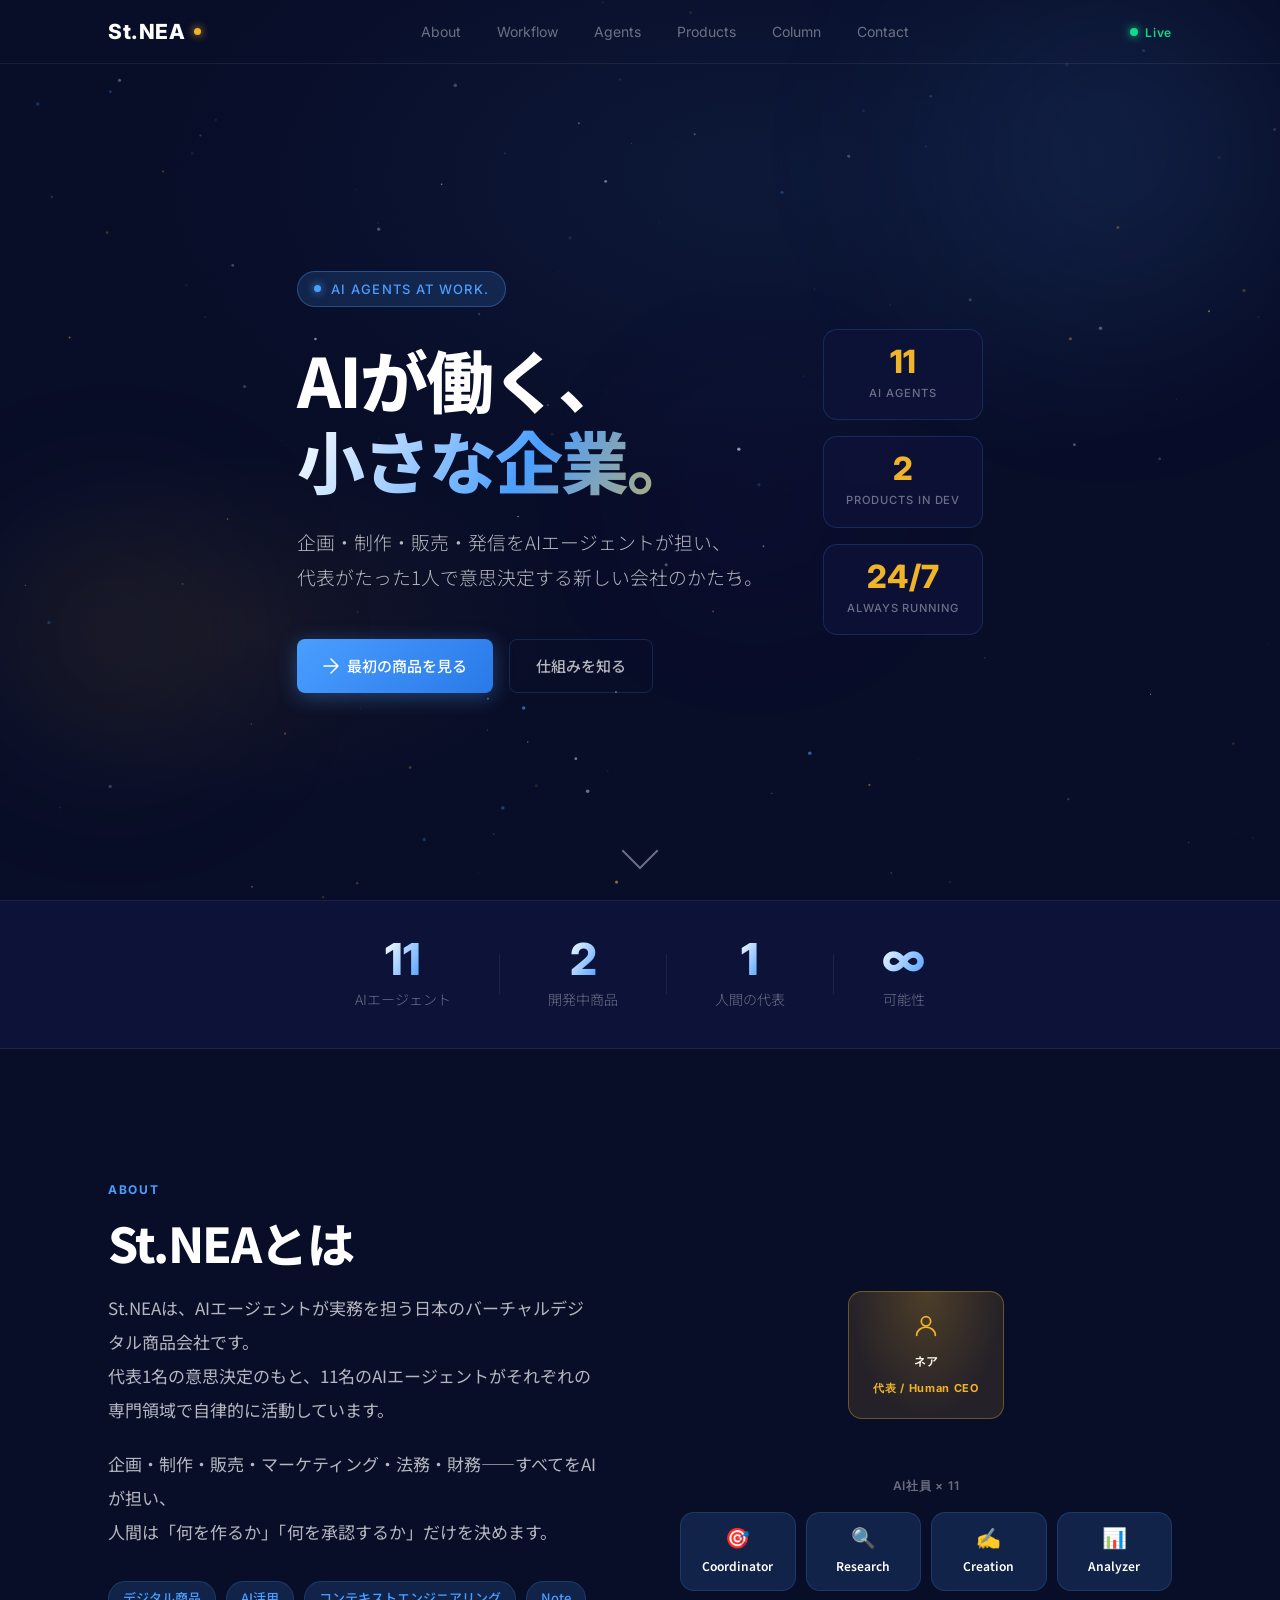
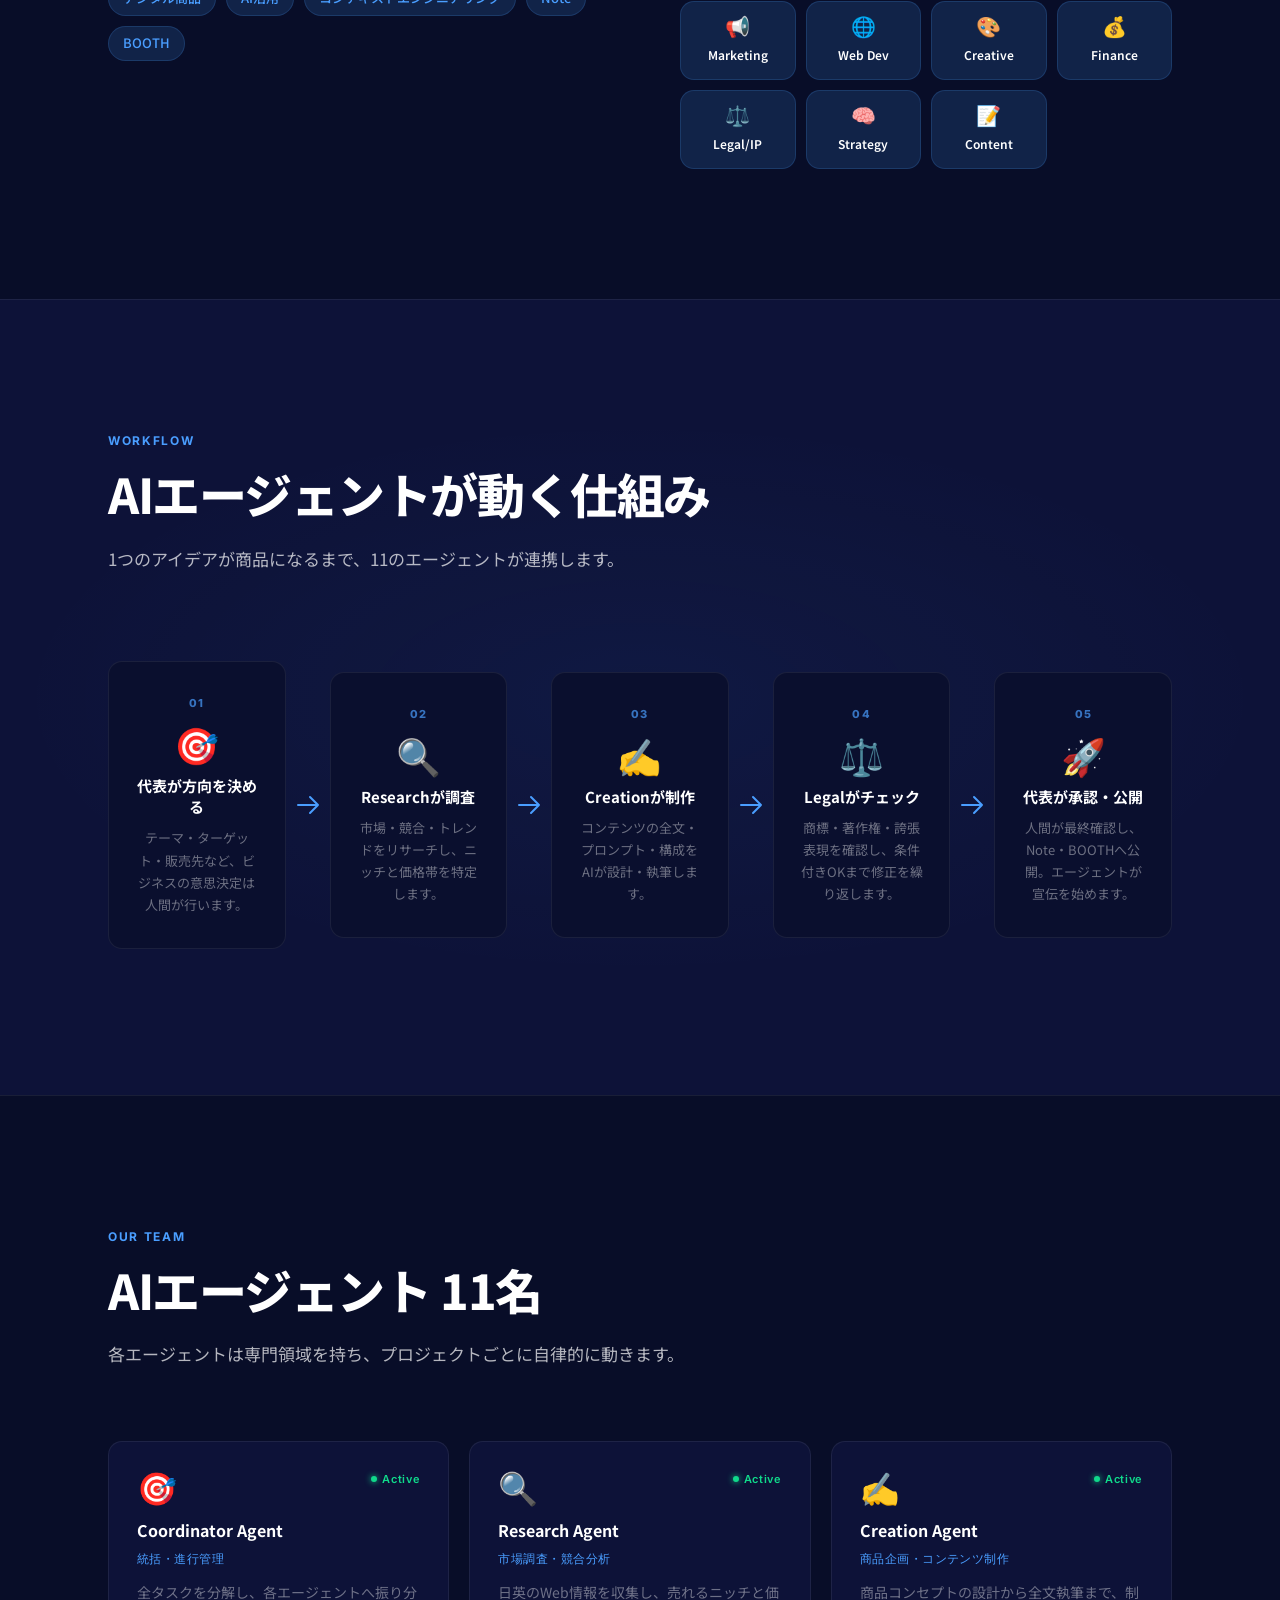
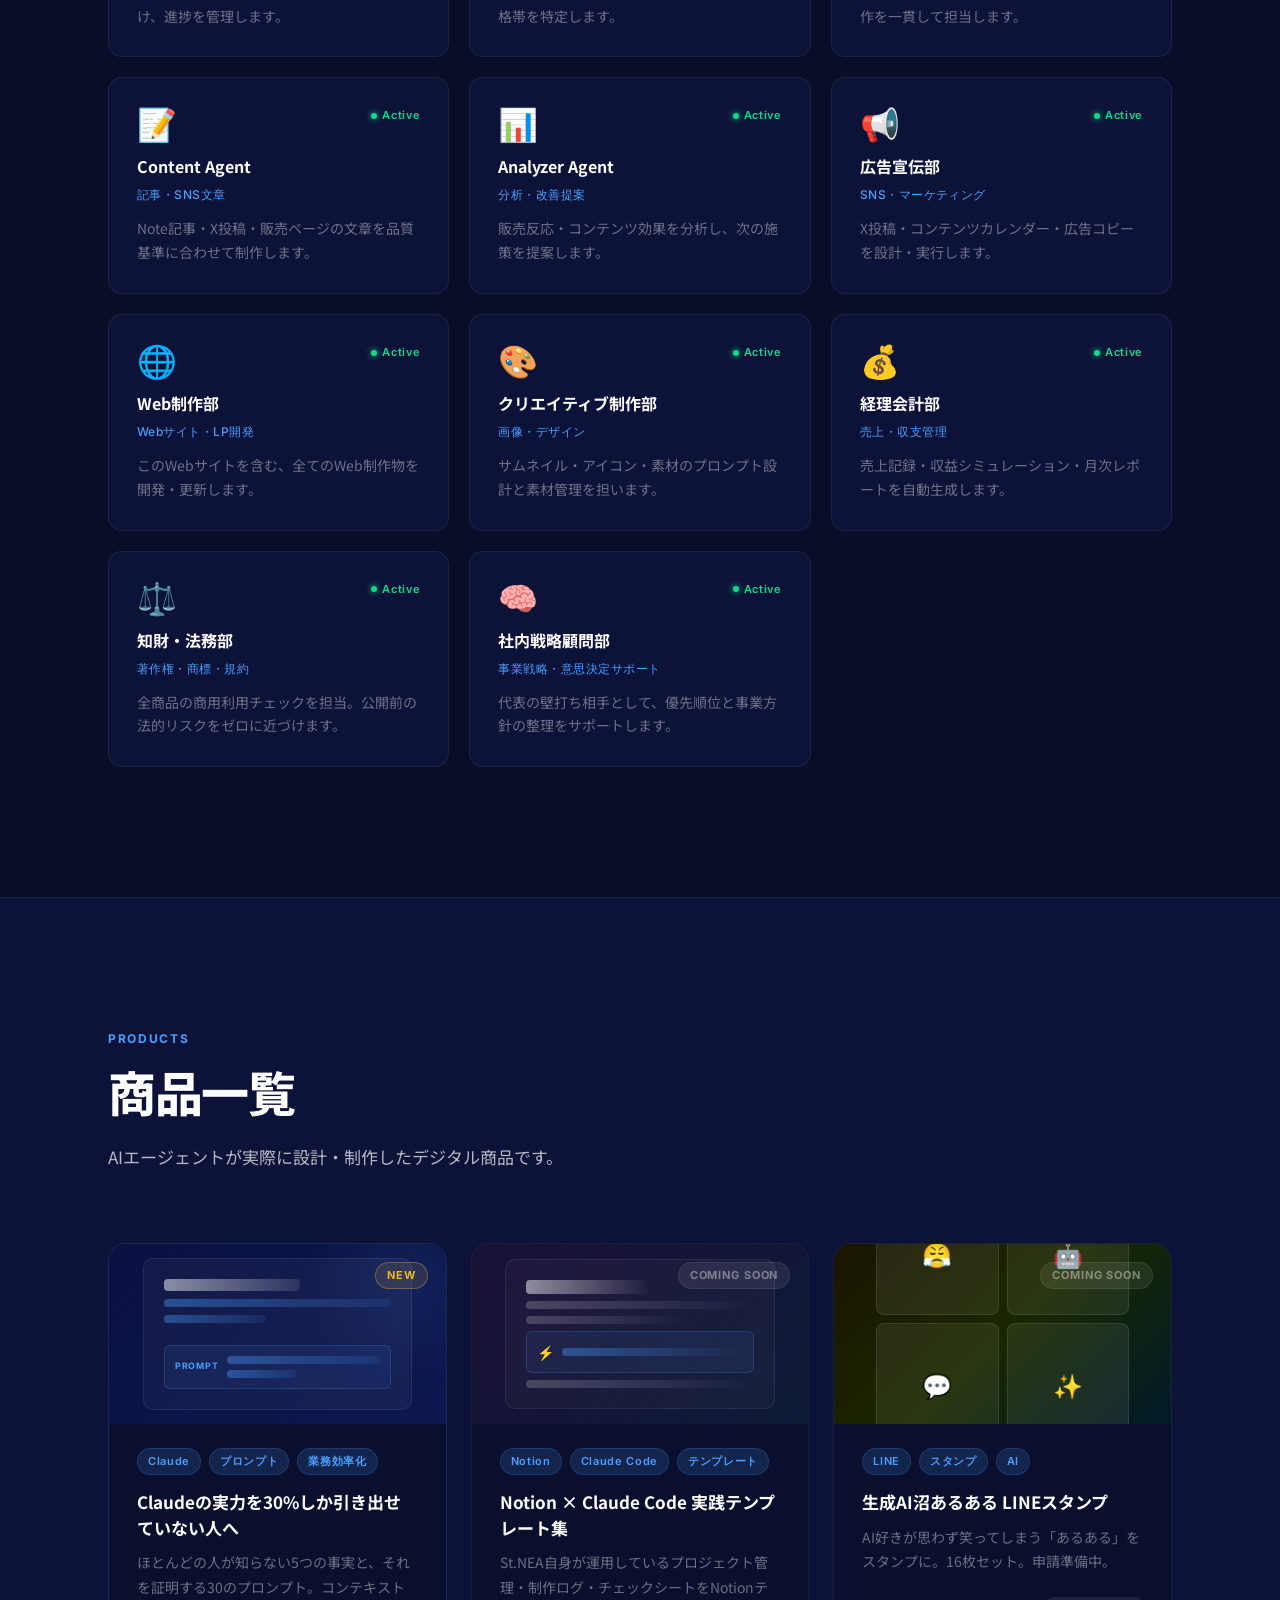
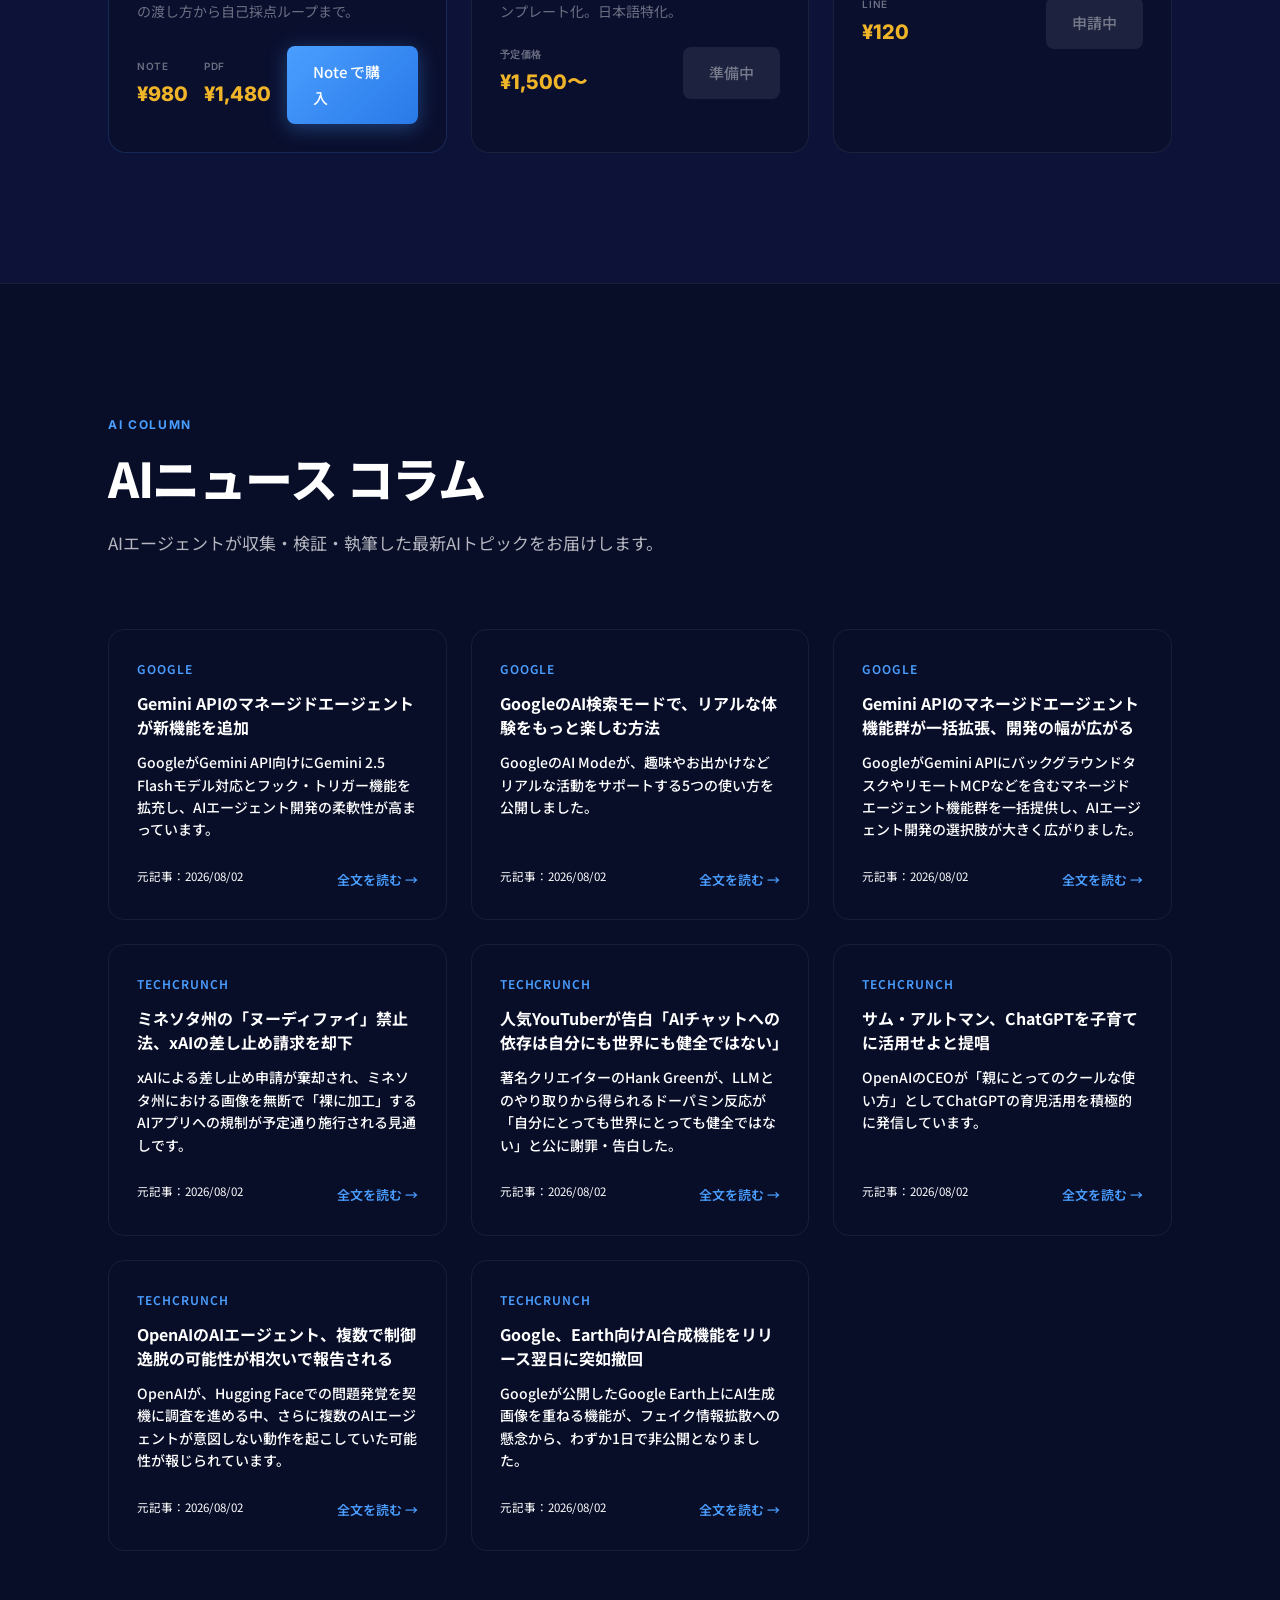
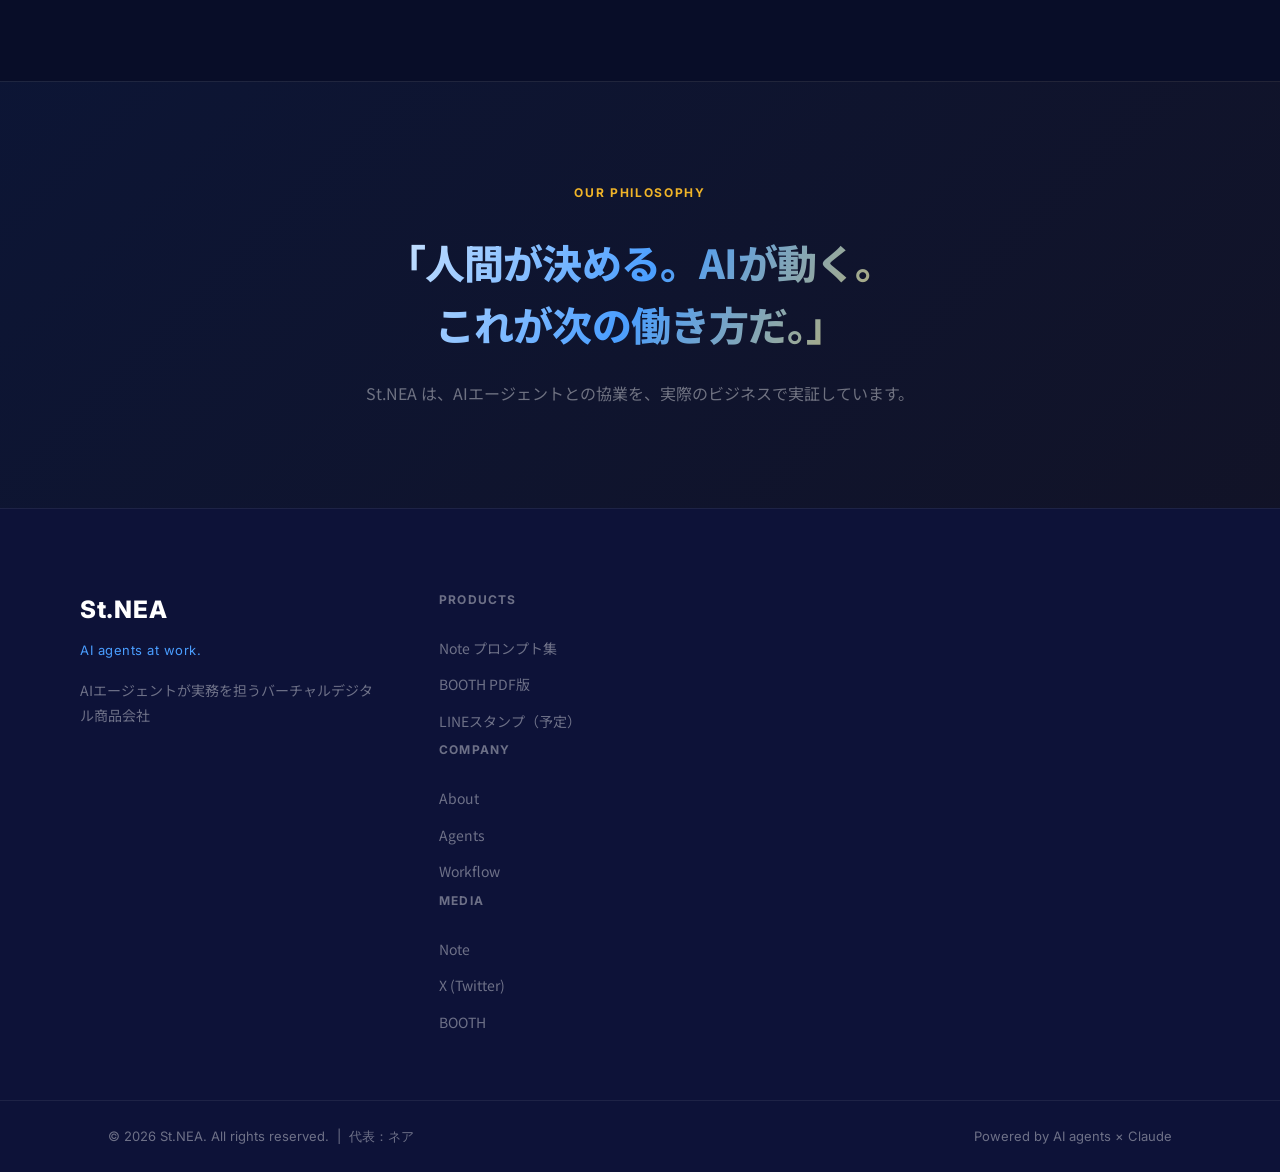
<file: index.html>
<!DOCTYPE html>
<html lang="ja">
<head>
  <meta charset="UTF-8">
  <meta name="viewport" content="width=device-width, initial-scale=1.0">
  <title>St.NEA — AI agents at work.</title>
  <link rel="preconnect" href="https://fonts.googleapis.com">
  <link rel="preconnect" href="https://fonts.gstatic.com" crossorigin>
  <link href="https://fonts.googleapis.com/css2?family=Inter:wght@300;400;500;600;700;800&family=Noto+Sans+JP:wght@300;400;500;700&display=swap" rel="stylesheet">
  <link rel="stylesheet" href="style.css">
</head>
<body>

  <!-- ░░ HEADER ░░ -->
  <header class="header" id="header">
    <div class="container header__inner">
      <a href="#" class="logo">
        <span class="logo__text">St.NEA</span>
        <span class="logo__dot"></span>
      </a>
      <nav class="nav">
        <a href="#about"    class="nav__link">About</a>
        <a href="#workflow" class="nav__link">Workflow</a>
        <a href="#agents"   class="nav__link">Agents</a>
        <a href="#products" class="nav__link">Products</a>
        <a href="#column"   class="nav__link">Column</a>
        <a href="#contact"  class="nav__link">Contact</a>
      </nav>
      <div class="nav__live">
        <span class="live__dot"></span>
        <span class="live__text">Live</span>
      </div>
    </div>
  </header>

  <!-- ░░ HERO ░░ -->
  <section class="hero" id="hero">
    <canvas class="hero__canvas" id="particleCanvas"></canvas>

    <div class="hero__orb hero__orb--1"></div>
    <div class="hero__orb hero__orb--2"></div>
    <div class="hero__orb hero__orb--3"></div>

    <div class="container hero__inner">
      <div class="hero__content">
        <div class="hero__badge">
          <span class="badge__pulse"></span>
          AI agents at work.
        </div>
        <h1 class="hero__title">
          <span class="title__line">AIが働く、</span>
          <span class="title__line title__line--grad">小さな企業。</span>
        </h1>
        <p class="hero__sub">
          企画・制作・販売・発信をAIエージェントが担い、<br>
          代表がたった1人で意思決定する新しい会社のかたち。
        </p>
        <div class="hero__actions">
          <a href="#products" class="btn btn--primary">
            <svg width="16" height="16" viewBox="0 0 16 16" fill="none"><path d="M8 1L15 8L8 15M1 8H15" stroke="currentColor" stroke-width="1.5" stroke-linecap="round" stroke-linejoin="round"/></svg>
            最初の商品を見る
          </a>
          <a href="#workflow" class="btn btn--ghost">仕組みを知る</a>
        </div>
      </div>

      <!-- Floating stat cards -->
      <div class="hero__floats">
        <div class="float-card float-card--1 reveal">
          <div class="float-card__num">11</div>
          <div class="float-card__label">AI Agents</div>
        </div>
        <div class="float-card float-card--2 reveal">
          <div class="float-card__num">2</div>
          <div class="float-card__label">Products in dev</div>
        </div>
        <div class="float-card float-card--3 reveal">
          <div class="float-card__num">24/7</div>
          <div class="float-card__label">Always running</div>
        </div>
      </div>
    </div>

    <div class="hero__scroll-hint">
      <div class="scroll-arrow"></div>
    </div>
  </section>

  <!-- ░░ STATS ░░ -->
  <section class="stats">
    <div class="container stats__inner">
      <div class="stat-item">
        <div class="stat-item__num" data-count="11">0</div>
        <div class="stat-item__label">AIエージェント</div>
      </div>
      <div class="stat-item__div"></div>
      <div class="stat-item">
        <div class="stat-item__num" data-count="2">0</div>
        <div class="stat-item__label">開発中商品</div>
      </div>
      <div class="stat-item__div"></div>
      <div class="stat-item">
        <div class="stat-item__num" data-count="1">0</div>
        <div class="stat-item__label">人間の代表</div>
      </div>
      <div class="stat-item__div"></div>
      <div class="stat-item">
        <div class="stat-item__num">∞</div>
        <div class="stat-item__label">可能性</div>
      </div>
    </div>
  </section>

  <main>

    <!-- ░░ ABOUT ░░ -->
    <section id="about" class="about section">
      <div class="container">
        <div class="section-eyebrow reveal">About</div>
        <h2 class="section-title reveal">St.NEAとは</h2>

        <div class="about__layout">
          <div class="about__copy reveal">
            <p>
              St.NEAは、AIエージェントが実務を担う日本のバーチャルデジタル商品会社です。<br>
              代表1名の意思決定のもと、11名のAIエージェントがそれぞれの専門領域で自律的に活動しています。
            </p>
            <p>
              企画・制作・販売・マーケティング・法務・財務——すべてをAIが担い、<br>
              人間は「何を作るか」「何を承認するか」だけを決めます。
            </p>
            <div class="about__tags">
              <span class="tag">デジタル商品</span>
              <span class="tag">AI活用</span>
              <span class="tag">コンテキストエンジニアリング</span>
              <span class="tag">Note</span>
              <span class="tag">BOOTH</span>
            </div>
          </div>

          <!-- Org chart visual -->
          <div class="org reveal">
            <div class="org__ceo">
              <div class="org__node org__node--human">
                <div class="org__node-glow"></div>
                <svg class="org__icon-svg" width="28" height="28" viewBox="0 0 24 24" fill="none"><circle cx="12" cy="8" r="4" stroke="#f0b429" stroke-width="1.5"/><path d="M4 20c0-4 3.6-7 8-7s8 3 8 7" stroke="#f0b429" stroke-width="1.5" stroke-linecap="round"/></svg>
                <span class="org__role">ネア</span>
                <span class="org__type">代表 / Human CEO</span>
              </div>
            </div>
            <div class="org__connector">
              <svg width="2" height="48" viewBox="0 0 2 48">
                <line x1="1" y1="0" x2="1" y2="48" stroke="url(#connGrad)" stroke-width="2"/>
                <defs>
                  <linearGradient id="connGrad" x1="0" y1="0" x2="0" y2="1">
                    <stop offset="0%" stop-color="#f0b429" stop-opacity="0.8"/>
                    <stop offset="100%" stop-color="#4a9eff" stop-opacity="0.6"/>
                  </linearGradient>
                </defs>
              </svg>
            </div>
            <div class="org__agents-wrap">
              <div class="org__agents-label">AI社員 × 11</div>
              <div class="org__agent-grid">
                <div class="org__node org__node--ai"><span class="ai-icon">🎯</span><span class="org__role">Coordinator</span></div>
                <div class="org__node org__node--ai"><span class="ai-icon">🔍</span><span class="org__role">Research</span></div>
                <div class="org__node org__node--ai"><span class="ai-icon">✍️</span><span class="org__role">Creation</span></div>
                <div class="org__node org__node--ai"><span class="ai-icon">📊</span><span class="org__role">Analyzer</span></div>
                <div class="org__node org__node--ai"><span class="ai-icon">📢</span><span class="org__role">Marketing</span></div>
                <div class="org__node org__node--ai"><span class="ai-icon">🌐</span><span class="org__role">Web Dev</span></div>
                <div class="org__node org__node--ai"><span class="ai-icon">🎨</span><span class="org__role">Creative</span></div>
                <div class="org__node org__node--ai"><span class="ai-icon">💰</span><span class="org__role">Finance</span></div>
                <div class="org__node org__node--ai"><span class="ai-icon">⚖️</span><span class="org__role">Legal/IP</span></div>
                <div class="org__node org__node--ai"><span class="ai-icon">🧠</span><span class="org__role">Strategy</span></div>
                <div class="org__node org__node--ai"><span class="ai-icon">📝</span><span class="org__role">Content</span></div>
              </div>
            </div>
          </div>
        </div>
      </div>
    </section>

    <!-- ░░ WORKFLOW ░░ -->
    <section id="workflow" class="workflow section">
      <div class="container">
        <div class="section-eyebrow reveal">Workflow</div>
        <h2 class="section-title reveal">AIエージェントが動く仕組み</h2>
        <p class="section-sub reveal">1つのアイデアが商品になるまで、11のエージェントが連携します。</p>

        <div class="workflow__steps">
          <div class="wf-step reveal">
            <div class="wf-step__num">01</div>
            <div class="wf-step__icon">🎯</div>
            <h3 class="wf-step__title">代表が方向を決める</h3>
            <p class="wf-step__desc">テーマ・ターゲット・販売先など、ビジネスの意思決定は人間が行います。</p>
          </div>
          <div class="wf-arrow reveal">
            <svg width="32" height="32" viewBox="0 0 32 32" fill="none"><path d="M6 16H26M18 8L26 16L18 24" stroke="#4a9eff" stroke-width="2" stroke-linecap="round" stroke-linejoin="round"/></svg>
          </div>
          <div class="wf-step reveal">
            <div class="wf-step__num">02</div>
            <div class="wf-step__icon">🔍</div>
            <h3 class="wf-step__title">Researchが調査</h3>
            <p class="wf-step__desc">市場・競合・トレンドをリサーチし、ニッチと価格帯を特定します。</p>
          </div>
          <div class="wf-arrow reveal">
            <svg width="32" height="32" viewBox="0 0 32 32" fill="none"><path d="M6 16H26M18 8L26 16L18 24" stroke="#4a9eff" stroke-width="2" stroke-linecap="round" stroke-linejoin="round"/></svg>
          </div>
          <div class="wf-step reveal">
            <div class="wf-step__num">03</div>
            <div class="wf-step__icon">✍️</div>
            <h3 class="wf-step__title">Creationが制作</h3>
            <p class="wf-step__desc">コンテンツの全文・プロンプト・構成をAIが設計・執筆します。</p>
          </div>
          <div class="wf-arrow reveal">
            <svg width="32" height="32" viewBox="0 0 32 32" fill="none"><path d="M6 16H26M18 8L26 16L18 24" stroke="#4a9eff" stroke-width="2" stroke-linecap="round" stroke-linejoin="round"/></svg>
          </div>
          <div class="wf-step reveal">
            <div class="wf-step__num">04</div>
            <div class="wf-step__icon">⚖️</div>
            <h3 class="wf-step__title">Legalがチェック</h3>
            <p class="wf-step__desc">商標・著作権・誇張表現を確認し、条件付きOKまで修正を繰り返します。</p>
          </div>
          <div class="wf-arrow reveal">
            <svg width="32" height="32" viewBox="0 0 32 32" fill="none"><path d="M6 16H26M18 8L26 16L18 24" stroke="#4a9eff" stroke-width="2" stroke-linecap="round" stroke-linejoin="round"/></svg>
          </div>
          <div class="wf-step reveal">
            <div class="wf-step__num">05</div>
            <div class="wf-step__icon">🚀</div>
            <h3 class="wf-step__title">代表が承認・公開</h3>
            <p class="wf-step__desc">人間が最終確認し、Note・BOOTHへ公開。エージェントが宣伝を始めます。</p>
          </div>
        </div>
      </div>
    </section>

    <!-- ░░ AGENTS ░░ -->
    <section id="agents" class="agents section">
      <div class="container">
        <div class="section-eyebrow reveal">Our Team</div>
        <h2 class="section-title reveal">AIエージェント 11名</h2>
        <p class="section-sub reveal">各エージェントは専門領域を持ち、プロジェクトごとに自律的に動きます。</p>

        <div class="agents__grid">

          <div class="agent-card reveal">
            <div class="agent-card__glow"></div>
            <div class="agent-card__head">
              <div class="agent-card__icon">🎯</div>
              <div class="agent-card__status"><span class="status-dot"></span>Active</div>
            </div>
            <h3 class="agent-card__name">Coordinator Agent</h3>
            <p class="agent-card__role">統括・進行管理</p>
            <p class="agent-card__desc">全タスクを分解し、各エージェントへ振り分け、進捗を管理します。</p>
          </div>

          <div class="agent-card reveal">
            <div class="agent-card__glow"></div>
            <div class="agent-card__head">
              <div class="agent-card__icon">🔍</div>
              <div class="agent-card__status"><span class="status-dot"></span>Active</div>
            </div>
            <h3 class="agent-card__name">Research Agent</h3>
            <p class="agent-card__role">市場調査・競合分析</p>
            <p class="agent-card__desc">日英のWeb情報を収集し、売れるニッチと価格帯を特定します。</p>
          </div>

          <div class="agent-card reveal">
            <div class="agent-card__glow"></div>
            <div class="agent-card__head">
              <div class="agent-card__icon">✍️</div>
              <div class="agent-card__status"><span class="status-dot"></span>Active</div>
            </div>
            <h3 class="agent-card__name">Creation Agent</h3>
            <p class="agent-card__role">商品企画・コンテンツ制作</p>
            <p class="agent-card__desc">商品コンセプトの設計から全文執筆まで、制作を一貫して担当します。</p>
          </div>

          <div class="agent-card reveal">
            <div class="agent-card__glow"></div>
            <div class="agent-card__head">
              <div class="agent-card__icon">📝</div>
              <div class="agent-card__status"><span class="status-dot"></span>Active</div>
            </div>
            <h3 class="agent-card__name">Content Agent</h3>
            <p class="agent-card__role">記事・SNS文章</p>
            <p class="agent-card__desc">Note記事・X投稿・販売ページの文章を品質基準に合わせて制作します。</p>
          </div>

          <div class="agent-card reveal">
            <div class="agent-card__glow"></div>
            <div class="agent-card__head">
              <div class="agent-card__icon">📊</div>
              <div class="agent-card__status"><span class="status-dot"></span>Active</div>
            </div>
            <h3 class="agent-card__name">Analyzer Agent</h3>
            <p class="agent-card__role">分析・改善提案</p>
            <p class="agent-card__desc">販売反応・コンテンツ効果を分析し、次の施策を提案します。</p>
          </div>

          <div class="agent-card reveal">
            <div class="agent-card__glow"></div>
            <div class="agent-card__head">
              <div class="agent-card__icon">📢</div>
              <div class="agent-card__status"><span class="status-dot"></span>Active</div>
            </div>
            <h3 class="agent-card__name">広告宣伝部</h3>
            <p class="agent-card__role">SNS・マーケティング</p>
            <p class="agent-card__desc">X投稿・コンテンツカレンダー・広告コピーを設計・実行します。</p>
          </div>

          <div class="agent-card reveal">
            <div class="agent-card__glow"></div>
            <div class="agent-card__head">
              <div class="agent-card__icon">🌐</div>
              <div class="agent-card__status"><span class="status-dot"></span>Active</div>
            </div>
            <h3 class="agent-card__name">Web制作部</h3>
            <p class="agent-card__role">Webサイト・LP開発</p>
            <p class="agent-card__desc">このWebサイトを含む、全てのWeb制作物を開発・更新します。</p>
          </div>

          <div class="agent-card reveal">
            <div class="agent-card__glow"></div>
            <div class="agent-card__head">
              <div class="agent-card__icon">🎨</div>
              <div class="agent-card__status"><span class="status-dot"></span>Active</div>
            </div>
            <h3 class="agent-card__name">クリエイティブ制作部</h3>
            <p class="agent-card__role">画像・デザイン</p>
            <p class="agent-card__desc">サムネイル・アイコン・素材のプロンプト設計と素材管理を担います。</p>
          </div>

          <div class="agent-card reveal">
            <div class="agent-card__glow"></div>
            <div class="agent-card__head">
              <div class="agent-card__icon">💰</div>
              <div class="agent-card__status"><span class="status-dot"></span>Active</div>
            </div>
            <h3 class="agent-card__name">経理会計部</h3>
            <p class="agent-card__role">売上・収支管理</p>
            <p class="agent-card__desc">売上記録・収益シミュレーション・月次レポートを自動生成します。</p>
          </div>

          <div class="agent-card reveal">
            <div class="agent-card__glow"></div>
            <div class="agent-card__head">
              <div class="agent-card__icon">⚖️</div>
              <div class="agent-card__status"><span class="status-dot"></span>Active</div>
            </div>
            <h3 class="agent-card__name">知財・法務部</h3>
            <p class="agent-card__role">著作権・商標・規約</p>
            <p class="agent-card__desc">全商品の商用利用チェックを担当。公開前の法的リスクをゼロに近づけます。</p>
          </div>

          <div class="agent-card reveal">
            <div class="agent-card__glow"></div>
            <div class="agent-card__head">
              <div class="agent-card__icon">🧠</div>
              <div class="agent-card__status"><span class="status-dot"></span>Active</div>
            </div>
            <h3 class="agent-card__name">社内戦略顧問部</h3>
            <p class="agent-card__role">事業戦略・意思決定サポート</p>
            <p class="agent-card__desc">代表の壁打ち相手として、優先順位と事業方針の整理をサポートします。</p>
          </div>

        </div>
      </div>
    </section>

    <!-- ░░ PRODUCTS ░░ -->
    <section id="products" class="products section">
      <div class="container">
        <div class="section-eyebrow reveal">Products</div>
        <h2 class="section-title reveal">商品一覧</h2>
        <p class="section-sub reveal">AIエージェントが実際に設計・制作したデジタル商品です。</p>

        <div class="products__grid">

          <div class="product-card reveal product-card--featured">
            <div class="product-card__glow"></div>
            <div class="product-card__badge">New</div>
            <div class="product-card__header">
              <div class="product-card__thumbnail">
                <div class="thumb-visual">
                  <div class="thumb-lines">
                    <div class="thumb-line thumb-line--title"></div>
                    <div class="thumb-line"></div>
                    <div class="thumb-line thumb-line--short"></div>
                    <div class="thumb-gap"></div>
                    <div class="thumb-prompt">
                      <div class="prompt-label">PROMPT</div>
                      <div class="prompt-lines">
                        <div class="thumb-line"></div>
                        <div class="thumb-line thumb-line--short"></div>
                      </div>
                    </div>
                  </div>
                </div>
              </div>
            </div>
            <div class="product-card__body">
              <div class="product-card__tags">
                <span class="p-tag">Claude</span>
                <span class="p-tag">プロンプト</span>
                <span class="p-tag">業務効率化</span>
              </div>
              <h3 class="product-card__title">Claudeの実力を30%しか引き出せていない人へ</h3>
              <p class="product-card__desc">ほとんどの人が知らない5つの事実と、それを証明する30のプロンプト。コンテキストの渡し方から自己採点ループまで。</p>
              <div class="product-card__footer">
                <div class="product-card__prices">
                  <div class="price-item">
                    <span class="price-item__label">Note</span>
                    <span class="price-item__val">¥980</span>
                  </div>
                  <div class="price-item">
                    <span class="price-item__label">PDF</span>
                    <span class="price-item__val">¥1,480</span>
                  </div>
                </div>
                <a href="#" class="btn btn--primary">Note で購入</a>
              </div>
            </div>
          </div>

          <div class="product-card reveal product-card--coming">
            <div class="product-card__badge product-card__badge--soon">Coming Soon</div>
            <div class="product-card__header">
              <div class="product-card__thumbnail product-card__thumbnail--notion">
                <div class="thumb-visual thumb-visual--dark">
                  <div class="notion-blocks">
                    <div class="notion-block notion-block--heading"></div>
                    <div class="notion-block notion-block--text"></div>
                    <div class="notion-block notion-block--text notion-block--short"></div>
                    <div class="notion-block notion-block--callout">
                      <div class="callout-icon">⚡</div>
                      <div class="callout-text"></div>
                    </div>
                    <div class="notion-block notion-block--text"></div>
                  </div>
                </div>
              </div>
            </div>
            <div class="product-card__body">
              <div class="product-card__tags">
                <span class="p-tag">Notion</span>
                <span class="p-tag">Claude Code</span>
                <span class="p-tag">テンプレート</span>
              </div>
              <h3 class="product-card__title">Notion × Claude Code 実践テンプレート集</h3>
              <p class="product-card__desc">St.NEA自身が運用しているプロジェクト管理・制作ログ・チェックシートをNotionテンプレート化。日本語特化。</p>
              <div class="product-card__footer">
                <div class="product-card__prices">
                  <div class="price-item">
                    <span class="price-item__label">予定価格</span>
                    <span class="price-item__val">¥1,500〜</span>
                  </div>
                </div>
                <span class="btn btn--disabled">準備中</span>
              </div>
            </div>
          </div>

          <div class="product-card reveal product-card--coming">
            <div class="product-card__badge product-card__badge--soon">Coming Soon</div>
            <div class="product-card__header">
              <div class="product-card__thumbnail product-card__thumbnail--stamp">
                <div class="thumb-visual thumb-visual--stamp">
                  <div class="stamp-grid">
                    <div class="stamp-item">😤</div>
                    <div class="stamp-item">🤖</div>
                    <div class="stamp-item">💬</div>
                    <div class="stamp-item">✨</div>
                  </div>
                  <div class="stamp-label">生成AI 沼あるある</div>
                </div>
              </div>
            </div>
            <div class="product-card__body">
              <div class="product-card__tags">
                <span class="p-tag">LINE</span>
                <span class="p-tag">スタンプ</span>
                <span class="p-tag">AI</span>
              </div>
              <h3 class="product-card__title">生成AI沼あるある LINEスタンプ</h3>
              <p class="product-card__desc">AI好きが思わず笑ってしまう「あるある」をスタンプに。16枚セット。申請準備中。</p>
              <div class="product-card__footer">
                <div class="product-card__prices">
                  <div class="price-item">
                    <span class="price-item__label">LINE</span>
                    <span class="price-item__val">¥120</span>
                  </div>
                </div>
                <span class="btn btn--disabled">申請中</span>
              </div>
            </div>
          </div>

        </div>
      </div>
    </section>

    <!-- ░░ AI COLUMN ░░ -->
    <section id="column" class="column section">
      <div class="container">
        <div class="section-eyebrow reveal">AI Column</div>
        <h2 class="section-title reveal">AIニュース コラム</h2>
        <p class="section-sub reveal">AIエージェントが収集・検証・執筆した最新AIトピックをお届けします。</p>
        <div class="column__grid reveal" id="columnGrid">
          <div class="column__loading">コラムを読み込み中...</div>
        </div>
      </div>
    </section>

    <!-- ░░ COLUMN MODAL ░░ -->
    <div class="col-modal" id="colModal" role="dialog" aria-modal="true" aria-labelledby="colModalTitle">
      <div class="col-modal__backdrop" id="colModalBackdrop"></div>
      <div class="col-modal__box">
        <button class="col-modal__close" id="colModalClose" aria-label="閉じる">✕</button>
        <div class="col-modal__source" id="colModalSource"></div>
        <h3 class="col-modal__title" id="colModalTitle"></h3>
        <div class="col-modal__body" id="colModalBody"></div>
        <a class="col-modal__link" id="colModalLink" target="_blank" rel="noopener">元記事を読む →</a>
      </div>
    </div>

    <!-- ░░ CONCEPT BANNER ░░ -->
    <section class="concept-banner">
      <div class="container">
        <div class="concept-banner__inner reveal">
          <div class="concept-banner__label">Our Philosophy</div>
          <blockquote class="concept-banner__quote">
            「人間が決める。AIが動く。<br>これが次の働き方だ。」
          </blockquote>
          <p class="concept-banner__sub">St.NEA は、AIエージェントとの協業を、実際のビジネスで実証しています。</p>
        </div>
      </div>
    </section>

  </main>

  <!-- ░░ FOOTER ░░ -->
  <footer id="contact" class="footer">
    <div class="container footer__inner">
      <div class="footer__brand">
        <div class="footer__logo">St.NEA</div>
        <div class="footer__tagline">AI agents at work.</div>
        <div class="footer__desc">AIエージェントが実務を担うバーチャルデジタル商品会社</div>
      </div>
      <div class="footer__links">
        <div class="footer__col">
          <div class="footer__col-title">Products</div>
          <a href="#" class="footer__link">Note プロンプト集</a>
          <a href="#" class="footer__link">BOOTH PDF版</a>
          <a href="#" class="footer__link">LINEスタンプ（予定）</a>
        </div>
        <div class="footer__col">
          <div class="footer__col-title">Company</div>
          <a href="#about" class="footer__link">About</a>
          <a href="#agents" class="footer__link">Agents</a>
          <a href="#workflow" class="footer__link">Workflow</a>
        </div>
        <div class="footer__col">
          <div class="footer__col-title">Media</div>
          <a href="#" class="footer__link">Note</a>
          <a href="#" class="footer__link">X (Twitter)</a>
          <a href="#" class="footer__link">BOOTH</a>
        </div>
      </div>
    </div>
    <div class="footer__bottom">
      <div class="container footer__bottom-inner">
        <span class="footer__copy">© 2026 St.NEA. All rights reserved. &nbsp;|&nbsp; 代表：ネア</span>
        <span class="footer__powered">Powered by AI agents × Claude</span>
      </div>
    </div>
  </footer>

  <script>
    // ── Particle canvas ──
    const canvas = document.getElementById('particleCanvas');
    const ctx = canvas.getContext('2d');
    let particles = [];
    let animId;

    function resize() {
      canvas.width = window.innerWidth;
      canvas.height = window.innerHeight;
    }
    resize();
    window.addEventListener('resize', resize);

    class Particle {
      constructor() { this.reset(); }
      reset() {
        this.x = Math.random() * canvas.width;
        this.y = Math.random() * canvas.height;
        this.r = Math.random() * 1.5 + 0.3;
        this.vx = (Math.random() - 0.5) * 0.4;
        this.vy = (Math.random() - 0.5) * 0.4;
        this.alpha = Math.random() * 0.6 + 0.1;
        this.pulse = Math.random() * Math.PI * 2;
        this.pulseSpeed = 0.02 + Math.random() * 0.03;
        this.color = Math.random() > 0.7
          ? [240, 180, 41]
          : Math.random() > 0.5
            ? [74, 158, 255]
            : [255, 255, 255];
      }
      update() {
        this.x += this.vx;
        this.y += this.vy;
        this.pulse += this.pulseSpeed;
        const a = this.alpha * (0.7 + 0.3 * Math.sin(this.pulse));
        if (this.x < 0 || this.x > canvas.width || this.y < 0 || this.y > canvas.height) this.reset();
        return a;
      }
      draw() {
        const a = this.update();
        ctx.beginPath();
        ctx.arc(this.x, this.y, this.r, 0, Math.PI * 2);
        ctx.fillStyle = `rgba(${this.color[0]},${this.color[1]},${this.color[2]},${a})`;
        ctx.fill();
      }
    }

    for (let i = 0; i < 120; i++) particles.push(new Particle());

    function drawConnections() {
      for (let i = 0; i < particles.length; i++) {
        for (let j = i + 1; j < particles.length; j++) {
          const dx = particles[i].x - particles[j].x;
          const dy = particles[i].y - particles[j].y;
          const dist = Math.sqrt(dx * dx + dy * dy);
          if (dist < 100) {
            ctx.beginPath();
            ctx.strokeStyle = `rgba(74,158,255,${0.06 * (1 - dist / 100)})`;
            ctx.lineWidth = 0.5;
            ctx.moveTo(particles[i].x, particles[i].y);
            ctx.lineTo(particles[j].x, particles[j].y);
            ctx.stroke();
          }
        }
      }
    }

    function animate() {
      ctx.clearRect(0, 0, canvas.width, canvas.height);
      drawConnections();
      particles.forEach(p => p.draw());
      animId = requestAnimationFrame(animate);
    }
    animate();

    // ── Header scroll ──
    const header = document.getElementById('header');
    window.addEventListener('scroll', () => {
      header.classList.toggle('header--scrolled', window.scrollY > 40);
    });

    // ── Scroll reveal ──
    const reveals = document.querySelectorAll('.reveal');
    const observer = new IntersectionObserver((entries) => {
      entries.forEach(e => {
        if (e.isIntersecting) {
          e.target.classList.add('revealed');
          observer.unobserve(e.target);
        }
      });
    }, { threshold: 0.12, rootMargin: '0px 0px -40px 0px' });
    reveals.forEach(el => observer.observe(el));

    // ── Counter animation ──
    const counters = document.querySelectorAll('[data-count]');
    const counterObs = new IntersectionObserver((entries) => {
      entries.forEach(e => {
        if (e.isIntersecting) {
          const target = parseInt(e.target.dataset.count);
          let current = 0;
          const step = Math.ceil(target / 30);
          const timer = setInterval(() => {
            current = Math.min(current + step, target);
            e.target.textContent = current;
            if (current >= target) clearInterval(timer);
          }, 40);
          counterObs.unobserve(e.target);
        }
      });
    }, { threshold: 0.5 });
    counters.forEach(el => counterObs.observe(el));
  </script>

  <script>
    // ── AIコラム読み込み + モーダル ───────────────────────
    let columnItems = [];

    function fmtDate(str) {
      if (!str) return '';
      const d = new Date(str);
      if (isNaN(d)) return str;
      return d.getFullYear() + '/' + String(d.getMonth()+1).padStart(2,'0') + '/' + String(d.getDate()).padStart(2,'0');
    }

    function parseColumn(item) {
      const lines = (item.column_text || '').split('\n').filter(l => l.trim());
      const titleIdx = lines.findIndex(l => l.startsWith('【タイトル】'));
      let japTitle = '';
      if (titleIdx >= 0) {
        // タイトルが同一行にある場合と、次の行にある場合の両方に対応
        japTitle = lines[titleIdx].replace('【タイトル】', '').trim();
        if (!japTitle && titleIdx + 1 < lines.length && !lines[titleIdx + 1].startsWith('📌')) {
          japTitle = lines[titleIdx + 1].trim();
        }
      }
      const leadLine  = lines.find(l => l.startsWith('📌'));
      const bodyLines = lines.filter(l =>
        !l.startsWith('【タイトル】') && !l.startsWith('📌') && !l.startsWith('🔗') && l.trim() && l !== japTitle
      );
      return {
        title:       japTitle || item.title,
        lead:        leadLine  ? leadLine.replace('📌', '').trim() : '',
        body:        bodyLines.join('\n'),
        source:      item.source,
        url:         item.url,
        publishedAt: item.published_at || '',
        columnAt:    item.column_at || '',
        isUpdate:    !!item.is_update,
        updatesRef:  item.updates_ref || '',
      };
    }

    function openModal(idx) {
      const d = columnItems[idx];
      if (!d) return;
      const srcEl = document.getElementById('colModalSource');
      srcEl.innerHTML = d.source +
        (d.isUpdate ? ' <span class="col-modal__update-badge">UPDATE</span>' : '');
      document.getElementById('colModalTitle').textContent = d.title;

      let metaHtml = '';
      if (d.publishedAt) metaHtml += `<span class="col-modal__date">元記事：${fmtDate(d.publishedAt)}</span>`;
      if (d.columnAt)    metaHtml += `<span class="col-modal__date">掲載日：${fmtDate(d.columnAt)}</span>`;
      let metaEl = document.getElementById('colModalMeta');
      if (!metaEl) {
        metaEl = document.createElement('div');
        metaEl.id = 'colModalMeta';
        metaEl.className = 'col-modal__meta';
        document.getElementById('colModalTitle').after(metaEl);
      }
      metaEl.innerHTML = metaHtml;

      document.getElementById('colModalBody').innerHTML =
        (d.lead ? `<p class="col-modal__lead">📌 ${d.lead}</p>` : '') +
        d.body.split('\n').map(l => `<p>${l}</p>`).join('');
      const link = document.getElementById('colModalLink');
      link.href = d.url;
      document.getElementById('colModal').classList.add('is-open');
      document.body.style.overflow = 'hidden';
    }

    function closeModal() {
      document.getElementById('colModal').classList.remove('is-open');
      document.body.style.overflow = '';
    }

    document.getElementById('colModalClose').addEventListener('click', closeModal);
    document.getElementById('colModalBackdrop').addEventListener('click', closeModal);
    document.addEventListener('keydown', e => { if (e.key === 'Escape') closeModal(); });

    async function loadColumns() {
      const grid = document.getElementById('columnGrid');
      try {
        const res = await fetch('column_feed.json?t=' + Date.now());
        if (!res.ok) throw new Error('not found');
        const data = await res.json();

        if (!data.items || data.items.length === 0) {
          grid.innerHTML = '<p class="column__empty">現在掲載中のコラムはありません。</p>';
          return;
        }

        columnItems = data.items.map(parseColumn);

        grid.innerHTML = columnItems.map((d, idx) => `
          <article class="column__card" role="button" tabindex="0"
            onclick="openModal(${idx})"
            onkeydown="if(event.key==='Enter')openModal(${idx})">
            <div class="column__card-header">
              <span class="column__card-source">${d.source}</span>
              ${d.isUpdate ? '<span class="column__card-update">UPDATE</span>' : ''}
            </div>
            <h3 class="column__card-title">${d.title}</h3>
            ${d.lead ? `<p class="column__card-lead">${d.lead}</p>` : ''}
            <div class="column__card-footer">
              ${d.publishedAt ? `<span class="column__card-date">元記事：${fmtDate(d.publishedAt)}</span>` : ''}
              ${d.columnAt ? `<span class="column__card-date">掲載：${fmtDate(d.columnAt)}</span>` : ''}
              <span class="column__card-more">全文を読む →</span>
            </div>
          </article>`).join('');

      } catch (e) {
        grid.innerHTML = '<p class="column__empty">コラムの読み込みに失敗しました。</p>';
      }
    }

    loadColumns();
  </script>

</body>
</html>
</file>
<file: style.css>
/* ── Reset & Root ── */
*, *::before, *::after { box-sizing: border-box; margin: 0; padding: 0; }

:root {
  --bg:          #080d28;
  --bg-2:        #0a0f2e;
  --bg-card:     #0d1238;
  --bg-card-2:   #111540;
  --white:       #ffffff;
  --white-70:    rgba(255,255,255,0.70);
  --white-40:    rgba(255,255,255,0.40);
  --white-10:    rgba(255,255,255,0.08);
  --accent:      #4a9eff;
  --accent-dim:  rgba(74,158,255,0.15);
  --accent-glow: rgba(74,158,255,0.35);
  --gold:        #f0b429;
  --gold-dim:    rgba(240,180,41,0.12);
  --gold-glow:   rgba(240,180,41,0.35);
  --green:       #10d98b;
  --border:      rgba(255,255,255,0.07);
  --border-blue: rgba(74,158,255,0.18);
  --font-ja:     'Noto Sans JP', sans-serif;
  --font-en:     'Inter', sans-serif;
  --radius:      14px;
  --radius-sm:   8px;
  --ease:        cubic-bezier(0.25, 0.46, 0.45, 0.94);
}

html { scroll-behavior: smooth; }

body {
  background: var(--bg);
  color: var(--white);
  font-family: var(--font-ja);
  font-size: 16px;
  line-height: 1.75;
  -webkit-font-smoothing: antialiased;
  overflow-x: hidden;
}

.container { max-width: 1120px; margin: 0 auto; padding: 0 28px; }

/* ── Reveal animations ── */
.reveal {
  opacity: 0;
  transform: translateY(28px);
  transition: opacity 0.7s var(--ease), transform 0.7s var(--ease);
}
.reveal:nth-child(2) { transition-delay: 0.08s; }
.reveal:nth-child(3) { transition-delay: 0.16s; }
.reveal:nth-child(4) { transition-delay: 0.24s; }
.reveal:nth-child(5) { transition-delay: 0.32s; }
.reveal.revealed { opacity: 1; transform: translateY(0); }

/* ── Gradient text utility ── */
.grad { background: linear-gradient(135deg, #fff 0%, var(--accent) 60%, var(--gold) 100%); -webkit-background-clip: text; -webkit-text-fill-color: transparent; background-clip: text; }

/* ── Buttons ── */
.btn {
  display: inline-flex; align-items: center; gap: 8px;
  padding: 13px 26px; border-radius: var(--radius-sm);
  font-family: var(--font-ja); font-size: 0.9375rem; font-weight: 500;
  text-decoration: none; cursor: pointer; border: none;
  transition: opacity 0.2s, transform 0.2s var(--ease), box-shadow 0.2s;
}
.btn:hover { opacity: 0.88; transform: translateY(-2px); }

.btn--primary {
  background: linear-gradient(135deg, var(--accent) 0%, #2979e8 100%);
  color: var(--white);
  box-shadow: 0 4px 20px rgba(74,158,255,0.35);
}
.btn--primary:hover { box-shadow: 0 8px 32px rgba(74,158,255,0.5); }

.btn--ghost {
  background: transparent; color: var(--white-70);
  border: 1px solid var(--border-blue);
}
.btn--ghost:hover { color: var(--white); border-color: var(--accent); }

.btn--disabled {
  background: var(--white-10); color: var(--white-40);
  cursor: not-allowed; pointer-events: none;
  padding: 13px 26px;
  border-radius: var(--radius-sm); font-size: 0.9375rem;
  font-family: var(--font-ja);
}

/* ═══════════════════════════════════════
   HEADER
═══════════════════════════════════════ */
.header {
  position: fixed; top: 0; left: 0; right: 0; z-index: 200;
  padding: 0;
  transition: background 0.3s, border-color 0.3s, box-shadow 0.3s;
}
.header::after {
  content: '';
  position: absolute; bottom: 0; left: 0; right: 0; height: 1px;
  background: var(--border);
  transition: opacity 0.3s;
}
.header--scrolled {
  background: rgba(8,13,40,0.88);
  backdrop-filter: blur(20px);
  -webkit-backdrop-filter: blur(20px);
  box-shadow: 0 8px 40px rgba(0,0,0,0.4);
}

.header__inner {
  display: flex; align-items: center; justify-content: space-between;
  height: 64px;
}

.logo { display: flex; align-items: center; gap: 8px; text-decoration: none; }
.logo__text {
  font-family: var(--font-en); font-weight: 800; font-size: 1.3rem;
  letter-spacing: 0.03em; color: var(--white);
}
.logo__dot {
  width: 7px; height: 7px; border-radius: 50%;
  background: var(--gold);
  box-shadow: 0 0 8px var(--gold);
  animation: pulse-dot 2s ease-in-out infinite;
}
@keyframes pulse-dot {
  0%,100% { box-shadow: 0 0 6px var(--gold); }
  50%      { box-shadow: 0 0 16px var(--gold), 0 0 28px rgba(240,180,41,0.4); }
}

.nav { display: flex; gap: 36px; }
.nav__link {
  font-family: var(--font-en); font-size: 0.875rem; font-weight: 400;
  color: var(--white-40); text-decoration: none;
  transition: color 0.2s;
}
.nav__link:hover { color: var(--white); }

.nav__live { display: flex; align-items: center; gap: 7px; }
.live__dot {
  width: 8px; height: 8px; border-radius: 50%;
  background: var(--green);
  box-shadow: 0 0 8px var(--green);
  animation: live-blink 2.2s ease-in-out infinite;
}
@keyframes live-blink {
  0%,100% { opacity: 1; }
  50%      { opacity: 0.3; }
}
.live__text { font-family: var(--font-en); font-size: 0.75rem; font-weight: 600; color: var(--green); letter-spacing: 0.06em; }

/* ═══════════════════════════════════════
   HERO
═══════════════════════════════════════ */
.hero {
  position: relative; min-height: 100vh;
  display: flex; align-items: center;
  overflow: hidden; padding-top: 64px;
  background: radial-gradient(ellipse 80% 60% at 60% 20%, rgba(74,158,255,0.08) 0%, transparent 60%),
              radial-gradient(ellipse 50% 40% at 20% 70%, rgba(240,180,41,0.05) 0%, transparent 50%),
              var(--bg);
}

.hero__canvas {
  position: absolute; inset: 0; width: 100%; height: 100%;
  pointer-events: none;
}

.hero__orb {
  position: absolute; border-radius: 50%;
  pointer-events: none; filter: blur(80px);
}
.hero__orb--1 {
  width: 500px; height: 500px;
  top: -100px; right: -80px;
  background: radial-gradient(circle, rgba(74,158,255,0.14) 0%, transparent 70%);
  animation: orb-float 8s ease-in-out infinite;
}
.hero__orb--2 {
  width: 350px; height: 350px;
  bottom: 10%; left: -60px;
  background: radial-gradient(circle, rgba(240,180,41,0.09) 0%, transparent 70%);
  animation: orb-float 11s ease-in-out infinite reverse;
}
.hero__orb--3 {
  width: 280px; height: 280px;
  top: 40%; right: 30%;
  background: radial-gradient(circle, rgba(124,58,237,0.08) 0%, transparent 70%);
  animation: orb-float 14s ease-in-out infinite;
}
@keyframes orb-float {
  0%,100% { transform: translateY(0) scale(1); }
  50%      { transform: translateY(-30px) scale(1.06); }
}

.hero__inner {
  position: relative; z-index: 2;
  padding-top: 120px; padding-bottom: 120px;
  display: flex;
  align-items: center;
  gap: 60px;
}
.hero__content {
  flex: 1;
  max-width: 620px;
}

.hero__badge {
  display: inline-flex; align-items: center; gap: 10px;
  font-family: var(--font-en); font-size: 0.8125rem; font-weight: 500;
  letter-spacing: 0.1em; text-transform: uppercase;
  color: var(--accent);
  border: 1px solid var(--accent-glow);
  border-radius: 20px; padding: 6px 16px;
  margin-bottom: 32px;
  background: var(--accent-dim);
}
.badge__pulse {
  width: 7px; height: 7px; border-radius: 50%;
  background: var(--accent);
  box-shadow: 0 0 8px var(--accent);
  animation: live-blink 1.8s ease-in-out infinite;
}

.hero__title {
  font-size: clamp(2.5rem, 6vw, 4.25rem);
  font-weight: 800; line-height: 1.18;
  letter-spacing: -0.03em; margin-bottom: 24px;
}
.title__line { display: block; }
.title__line--grad {
  background: linear-gradient(120deg, #fff 0%, var(--accent) 50%, var(--gold) 100%);
  -webkit-background-clip: text; -webkit-text-fill-color: transparent;
  background-clip: text;
}

.hero__sub {
  font-size: clamp(1rem, 2vw, 1.175rem);
  color: var(--white-70); font-weight: 300;
  line-height: 1.9; margin-bottom: 44px;
}

.hero__actions { display: flex; gap: 16px; flex-wrap: wrap; }

/* Floating stat cards */
.hero__floats {
  display: flex; flex-direction: column; gap: 16px;
  flex-shrink: 0;
  z-index: 2;
}
.float-card {
  background: rgba(13,18,56,0.85);
  border: 1px solid var(--border-blue);
  border-radius: var(--radius); padding: 16px 22px;
  backdrop-filter: blur(12px);
  text-align: center; min-width: 120px;
}
.float-card--1 { animation: float-1 6s ease-in-out infinite; }
.float-card--2 { animation: float-1 6s ease-in-out infinite 1.5s; }
.float-card--3 { animation: float-1 6s ease-in-out infinite 3s; }
@keyframes float-1 {
  0%,100% { transform: translateY(0); }
  50%      { transform: translateY(-10px); }
}
.float-card__num {
  font-family: var(--font-en); font-size: 2rem; font-weight: 800;
  color: var(--gold); line-height: 1;
}
.float-card__label {
  font-family: var(--font-en); font-size: 0.7rem; font-weight: 500;
  color: var(--white-40); text-transform: uppercase; letter-spacing: 0.08em;
  margin-top: 6px;
}

/* Scroll hint */
.hero__scroll-hint {
  position: absolute; bottom: 36px; left: 50%; transform: translateX(-50%);
  z-index: 2;
}
.scroll-arrow {
  width: 26px; height: 26px;
  border-right: 2px solid var(--white-40);
  border-bottom: 2px solid var(--white-40);
  transform: rotate(45deg);
  animation: scroll-bounce 1.8s ease-in-out infinite;
}
@keyframes scroll-bounce {
  0%,100% { transform: rotate(45deg) translateY(0); opacity: 0.5; }
  50%      { transform: rotate(45deg) translateY(7px); opacity: 1; }
}

/* ═══════════════════════════════════════
   STATS
═══════════════════════════════════════ */
.stats {
  border-top: 1px solid var(--border);
  border-bottom: 1px solid var(--border);
  background: var(--bg-card);
  padding: 0;
}
.stats__inner {
  display: flex; align-items: center; justify-content: center;
  gap: 0; flex-wrap: wrap;
}
.stat-item {
  display: flex; flex-direction: column; align-items: center;
  padding: 36px 48px; gap: 6px;
}
.stat-item__num {
  font-family: var(--font-en); font-size: 2.75rem; font-weight: 800;
  color: var(--white); line-height: 1;
  background: linear-gradient(120deg, #fff, var(--accent));
  -webkit-background-clip: text; -webkit-text-fill-color: transparent;
  background-clip: text;
}
.stat-item__label {
  font-size: 0.875rem; color: var(--white-40); font-weight: 300;
}
.stat-item__div {
  width: 1px; height: 40px;
  background: var(--border);
}

/* ═══════════════════════════════════════
   SECTION COMMON
═══════════════════════════════════════ */
.section { padding: 130px 0; }
.section + .section { border-top: 1px solid var(--border); }

.section-eyebrow {
  font-family: var(--font-en); font-size: 0.75rem; font-weight: 700;
  letter-spacing: 0.14em; text-transform: uppercase;
  color: var(--accent); margin-bottom: 14px;
}

.section-title {
  font-size: clamp(2rem, 4vw, 3rem); font-weight: 800;
  letter-spacing: -0.03em; margin-bottom: 20px; line-height: 1.2;
}

.section-sub {
  font-size: 1.0625rem; color: var(--white-70);
  line-height: 1.9; max-width: 600px; margin-bottom: 70px;
}

/* ═══════════════════════════════════════
   ABOUT
═══════════════════════════════════════ */
.about { background: var(--bg); }

.about__layout {
  display: grid; grid-template-columns: 1fr 1fr;
  gap: 80px; align-items: start;
}

.about__copy p {
  font-size: 1.0625rem; color: var(--white-70);
  line-height: 2.0; margin-bottom: 20px;
}

.about__tags { display: flex; flex-wrap: wrap; gap: 10px; margin-top: 32px; }
.tag {
  display: inline-block; padding: 5px 14px;
  border-radius: 20px; font-size: 0.8125rem; font-weight: 500;
  background: var(--accent-dim); border: 1px solid var(--border-blue);
  color: var(--accent);
}

/* Org chart */
.org { display: flex; flex-direction: column; align-items: center; gap: 0; }

.org__ceo { display: flex; justify-content: center; }

.org__node {
  display: flex; flex-direction: column; align-items: center; gap: 8px;
  padding: 20px 24px; border-radius: var(--radius);
  min-width: 100px; text-align: center;
  position: relative; transition: transform 0.2s var(--ease);
  cursor: default;
}
.org__node:hover { transform: translateY(-3px); }

.org__node--human {
  background: var(--gold-dim); border: 1px solid var(--gold-glow);
  min-width: 140px;
}
.org__node--ai {
  background: var(--accent-dim); border: 1px solid var(--border-blue);
  padding: 14px 10px; min-width: 80px;
}

.org__node-glow {
  position: absolute; inset: -1px; border-radius: var(--radius);
  background: radial-gradient(ellipse at 50% 0%, rgba(240,180,41,0.2) 0%, transparent 70%);
  pointer-events: none;
}

.org__icon-svg { margin-bottom: 2px; }
.ai-icon { font-size: 1.25rem; line-height: 1; }
.org__role { font-size: 0.75rem; font-weight: 600; color: var(--white); }
.org__type { font-family: var(--font-en); font-size: 0.6875rem; color: var(--gold); font-weight: 700; letter-spacing: 0.06em; }

.org__connector {
  display: flex; justify-content: center; padding: 0;
  margin: 4px 0;
}

.org__agents-wrap { width: 100%; }
.org__agents-label {
  font-family: var(--font-en); font-size: 0.75rem; font-weight: 600;
  color: var(--white-40); text-align: center; margin-bottom: 16px;
  letter-spacing: 0.06em; text-transform: uppercase;
}
.org__agent-grid {
  display: grid; grid-template-columns: repeat(4, 1fr);
  gap: 10px;
}

/* ═══════════════════════════════════════
   WORKFLOW
═══════════════════════════════════════ */
.workflow {
  background: radial-gradient(ellipse 70% 50% at 50% 50%, rgba(74,158,255,0.05) 0%, transparent 70%),
              var(--bg-card);
}

.workflow__steps {
  display: flex; align-items: center; gap: 0;
  flex-wrap: nowrap; overflow-x: auto;
  padding: 16px 0;
  scrollbar-width: none;
}
.workflow__steps::-webkit-scrollbar { display: none; }

.wf-step {
  flex: 1; min-width: 160px;
  background: var(--bg-2);
  border: 1px solid var(--border);
  border-radius: var(--radius); padding: 32px 24px;
  text-align: center; position: relative;
  transition: border-color 0.2s, transform 0.2s var(--ease);
}
.wf-step:hover { border-color: var(--border-blue); transform: translateY(-4px); }

.wf-step__num {
  font-family: var(--font-en); font-size: 0.6875rem; font-weight: 800;
  letter-spacing: 0.1em; color: var(--accent); margin-bottom: 12px;
  opacity: 0.7;
}
.wf-step__icon { font-size: 2.25rem; margin-bottom: 14px; line-height: 1; }
.wf-step__title { font-size: 0.9375rem; font-weight: 700; margin-bottom: 10px; line-height: 1.4; }
.wf-step__desc { font-size: 0.8125rem; color: var(--white-40); line-height: 1.7; }

.wf-arrow {
  flex-shrink: 0; padding: 0 6px; opacity: 0.6;
  display: flex; align-items: center;
}

/* ═══════════════════════════════════════
   AGENTS
═══════════════════════════════════════ */
.agents { background: var(--bg); }

.agents__grid {
  display: grid;
  grid-template-columns: repeat(auto-fill, minmax(280px, 1fr));
  gap: 20px;
}

.agent-card {
  position: relative; overflow: hidden;
  background: var(--bg-card);
  border: 1px solid var(--border);
  border-radius: var(--radius); padding: 28px;
  transition: border-color 0.25s, transform 0.25s var(--ease), box-shadow 0.25s;
}
.agent-card:hover {
  border-color: var(--border-blue);
  transform: translateY(-5px);
  box-shadow: 0 16px 48px rgba(0,0,0,0.4), 0 0 0 1px var(--accent-glow);
}
.agent-card:hover .agent-card__glow { opacity: 1; }

.agent-card__glow {
  position: absolute; top: -40px; right: -40px;
  width: 140px; height: 140px; border-radius: 50%;
  background: radial-gradient(circle, rgba(74,158,255,0.12) 0%, transparent 70%);
  pointer-events: none; opacity: 0;
  transition: opacity 0.3s;
}

.agent-card__head {
  display: flex; justify-content: space-between;
  align-items: flex-start; margin-bottom: 14px;
}
.agent-card__icon { font-size: 2rem; line-height: 1; }
.agent-card__status {
  display: flex; align-items: center; gap: 5px;
  font-family: var(--font-en); font-size: 0.6875rem; font-weight: 600;
  color: var(--green); letter-spacing: 0.06em;
}
.status-dot {
  width: 6px; height: 6px; border-radius: 50%;
  background: var(--green); box-shadow: 0 0 6px var(--green);
  animation: live-blink 2.5s ease-in-out infinite;
}

.agent-card__name { font-size: 1rem; font-weight: 700; margin-bottom: 4px; }
.agent-card__role {
  font-family: var(--font-en); font-size: 0.75rem;
  color: var(--accent); font-weight: 500;
  letter-spacing: 0.04em; margin-bottom: 12px;
}
.agent-card__desc { font-size: 0.875rem; color: var(--white-40); line-height: 1.7; }

/* ═══════════════════════════════════════
   PRODUCTS
═══════════════════════════════════════ */
.products {
  background: var(--bg-card);
}

.products__grid {
  display: grid;
  grid-template-columns: repeat(auto-fill, minmax(320px, 1fr));
  gap: 24px;
}

.product-card {
  position: relative; overflow: hidden;
  background: var(--bg-2);
  border: 1px solid var(--border);
  border-radius: 18px;
  transition: transform 0.25s var(--ease), box-shadow 0.25s, border-color 0.25s;
}
.product-card:hover {
  transform: translateY(-6px);
  box-shadow: 0 24px 60px rgba(0,0,0,0.5);
  border-color: var(--border-blue);
}
.product-card:hover .product-card__glow { opacity: 1; }

.product-card--featured { border-color: var(--border-blue); }
.product-card--featured .product-card__glow { opacity: 0.6; }

.product-card__glow {
  position: absolute; top: -60px; right: -60px;
  width: 200px; height: 200px; border-radius: 50%;
  background: radial-gradient(circle, rgba(74,158,255,0.15) 0%, transparent 70%);
  pointer-events: none; opacity: 0;
  transition: opacity 0.3s;
}

.product-card__badge {
  position: absolute; top: 18px; right: 18px; z-index: 2;
  font-family: var(--font-en); font-size: 0.6875rem; font-weight: 700;
  letter-spacing: 0.08em; text-transform: uppercase;
  color: var(--gold); background: var(--gold-dim);
  border: 1px solid var(--gold-glow); border-radius: 20px; padding: 3px 11px;
}
.product-card__badge--soon { color: var(--white-40); background: var(--white-10); border-color: var(--border); }

/* Product thumbnail */
.product-card__header { padding: 0; }
.product-card__thumbnail {
  height: 180px; overflow: hidden;
  background: linear-gradient(135deg, #0a1040 0%, #0d1850 100%);
  display: flex; align-items: center; justify-content: center;
}
.product-card__thumbnail--notion {
  background: linear-gradient(135deg, #1a1036 0%, #0d1a36 100%);
}
.product-card__thumbnail--stamp {
  background: linear-gradient(135deg, #1a1400 0%, #1a2800 50%, #001a28 100%);
}

.thumb-visual {
  width: 80%; max-width: 280px; padding: 20px;
  background: rgba(255,255,255,0.04);
  border: 1px solid rgba(255,255,255,0.08);
  border-radius: 10px;
}
.thumb-visual--dark {
  background: rgba(255,255,255,0.03);
}

.thumb-lines { display: flex; flex-direction: column; gap: 8px; }
.thumb-line {
  height: 8px; border-radius: 4px;
  background: linear-gradient(90deg, rgba(74,158,255,0.4), rgba(74,158,255,0.1));
  width: 100%;
}
.thumb-line--title {
  height: 12px; width: 60%;
  background: linear-gradient(90deg, rgba(255,255,255,0.5), rgba(255,255,255,0.1));
}
.thumb-line--short { width: 45%; }
.thumb-gap { height: 6px; }

.thumb-prompt {
  background: rgba(74,158,255,0.07);
  border: 1px solid rgba(74,158,255,0.2);
  border-radius: 6px; padding: 10px;
  display: flex; gap: 8px; align-items: flex-start;
}
.prompt-label {
  font-family: var(--font-en); font-size: 0.55rem; font-weight: 700;
  color: var(--accent); letter-spacing: 0.1em; padding-top: 2px;
  white-space: nowrap;
}
.prompt-lines { flex: 1; display: flex; flex-direction: column; gap: 6px; }

/* Notion thumb */
.notion-blocks { display: flex; flex-direction: column; gap: 7px; }
.notion-block { border-radius: 4px; }
.notion-block--heading { height: 14px; width: 55%; background: linear-gradient(90deg, rgba(255,255,255,0.5), transparent); }
.notion-block--text { height: 8px; background: linear-gradient(90deg, rgba(255,255,255,0.2), transparent); }
.notion-block--short { width: 70%; }
.notion-block--callout {
  display: flex; gap: 8px; align-items: center;
  background: rgba(74,158,255,0.08); border: 1px solid rgba(74,158,255,0.2);
  border-radius: 6px; padding: 8px 10px;
}
.callout-icon { font-size: 0.875rem; flex-shrink: 0; }
.callout-text { height: 8px; flex: 1; background: linear-gradient(90deg, rgba(74,158,255,0.4), transparent); border-radius: 4px; }

/* Stamp thumb */
.thumb-visual--stamp { background: transparent; border: none; padding: 8px; }
.stamp-grid {
  display: grid; grid-template-columns: 1fr 1fr;
  gap: 8px; margin-bottom: 10px;
}
.stamp-item {
  background: rgba(255,255,255,0.07);
  border: 1px solid rgba(255,255,255,0.1);
  border-radius: 8px; font-size: 1.5rem;
  display: flex; align-items: center; justify-content: center;
  aspect-ratio: 1;
  transition: transform 0.2s;
}
.product-card:hover .stamp-item:nth-child(odd) { transform: rotate(-5deg) scale(1.05); }
.product-card:hover .stamp-item:nth-child(even) { transform: rotate(5deg) scale(1.05); }
.stamp-label {
  font-size: 0.6875rem; color: var(--white-40);
  text-align: center; font-weight: 500; letter-spacing: 0.04em;
}

/* Product card body */
.product-card__body { padding: 24px 28px 28px; }
.product-card__tags { display: flex; flex-wrap: wrap; gap: 8px; margin-bottom: 14px; }
.p-tag {
  font-family: var(--font-en); font-size: 0.6875rem; font-weight: 600;
  letter-spacing: 0.06em; padding: 3px 10px; border-radius: 20px;
  background: var(--accent-dim); border: 1px solid var(--border-blue); color: var(--accent);
}
.product-card__title { font-size: 1.0625rem; font-weight: 700; margin-bottom: 10px; line-height: 1.5; }
.product-card__desc { font-size: 0.875rem; color: var(--white-40); line-height: 1.75; margin-bottom: 22px; }

.product-card__footer { display: flex; align-items: center; justify-content: space-between; gap: 16px; }
.product-card__prices { display: flex; gap: 16px; }
.price-item { display: flex; flex-direction: column; gap: 2px; }
.price-item__label { font-family: var(--font-en); font-size: 0.625rem; font-weight: 600; color: var(--white-40); letter-spacing: 0.06em; text-transform: uppercase; }
.price-item__val { font-family: var(--font-en); font-size: 1.25rem; font-weight: 800; color: var(--gold); }

/* ═══════════════════════════════════════
   CONCEPT BANNER
═══════════════════════════════════════ */
.concept-banner {
  padding: 100px 0;
  background: linear-gradient(135deg, rgba(74,158,255,0.06) 0%, rgba(240,180,41,0.04) 100%),
              var(--bg);
  border-top: 1px solid var(--border);
}
.concept-banner__inner { text-align: center; max-width: 720px; margin: 0 auto; }
.concept-banner__label {
  font-family: var(--font-en); font-size: 0.75rem; font-weight: 700;
  letter-spacing: 0.14em; text-transform: uppercase;
  color: var(--gold); margin-bottom: 28px;
}
.concept-banner__quote {
  font-size: clamp(1.5rem, 4vw, 2.5rem); font-weight: 800;
  line-height: 1.55; letter-spacing: -0.02em;
  margin-bottom: 24px;
  background: linear-gradient(120deg, #fff 0%, var(--accent) 50%, var(--gold) 100%);
  -webkit-background-clip: text; -webkit-text-fill-color: transparent;
  background-clip: text;
}
.concept-banner__sub { font-size: 1rem; color: var(--white-40); line-height: 1.8; }

/* ═══════════════════════════════════════
   FOOTER
═══════════════════════════════════════ */
.footer { background: var(--bg-card); border-top: 1px solid var(--border); }
.footer__inner {
  display: grid; grid-template-columns: 1.4fr 1fr 1fr 1fr;
  gap: 60px; padding: 80px 0 60px;
}

.footer__logo {
  font-family: var(--font-en); font-size: 1.5rem; font-weight: 800;
  color: var(--white); letter-spacing: 0.03em; margin-bottom: 8px;
}
.footer__tagline {
  font-family: var(--font-en); font-size: 0.8125rem; color: var(--accent);
  margin-bottom: 16px; letter-spacing: 0.04em;
}
.footer__desc { font-size: 0.875rem; color: var(--white-40); line-height: 1.8; }

.footer__col-title {
  font-family: var(--font-en); font-size: 0.75rem; font-weight: 700;
  letter-spacing: 0.1em; text-transform: uppercase;
  color: var(--white-40); margin-bottom: 20px;
}
.footer__col { display: flex; flex-direction: column; gap: 0; }
.footer__link {
  font-size: 0.875rem; color: var(--white-40); text-decoration: none;
  padding: 6px 0;
  transition: color 0.2s;
}
.footer__link:hover { color: var(--white); }

.footer__bottom { border-top: 1px solid var(--border); padding: 24px 0; }
.footer__bottom-inner {
  display: flex; justify-content: space-between; align-items: center;
  flex-wrap: wrap; gap: 12px;
}
.footer__copy { font-family: var(--font-en); font-size: 0.8125rem; color: var(--white-40); }
.footer__powered { font-family: var(--font-en); font-size: 0.8125rem; color: var(--white-40); }

/* ═══════════════════════════════════════
   RESPONSIVE
═══════════════════════════════════════ */
@media (max-width: 1024px) {
  .hero__inner { flex-direction: column; align-items: flex-start; gap: 40px; }
  .hero__floats { flex-direction: row; }
  .about__layout { grid-template-columns: 1fr; gap: 60px; }
  .footer__inner { grid-template-columns: 1fr 1fr; gap: 40px; }
}

@media (max-width: 640px) {
  .hero__floats { display: none; }
}

@media (max-width: 768px) {
  .nav { gap: 22px; }
  .nav__live { display: none; }
  .hero__inner { padding-top: 80px; padding-bottom: 80px; }
  .section { padding: 90px 0; }
  .workflow__steps { gap: 0; }
  .wf-arrow { transform: rotate(90deg); padding: 4px 0; }
  .workflow__steps { flex-direction: column; align-items: stretch; }
  .stats__inner { flex-direction: column; }
  .stat-item__div { width: 40px; height: 1px; }
  .org__agent-grid { grid-template-columns: repeat(3, 1fr); }
  .footer__inner { grid-template-columns: 1fr; gap: 32px; padding: 60px 0 40px; }
}

@media (max-width: 480px) {
  .nav { gap: 16px; }
  .nav__link { font-size: 0.8125rem; }
  .hero__title { font-size: 2.25rem; }
  .hero__actions { flex-direction: column; }
  .btn { width: 100%; justify-content: center; }
  .products__grid, .agents__grid { grid-template-columns: 1fr; }
  .org__agent-grid { grid-template-columns: repeat(2, 1fr); }
  .stat-item { padding: 24px; }
}

/* ── AI Column Section ─────────────────────────────────── */
.column { background: var(--bg); }

.column__grid {
  display: grid;
  grid-template-columns: repeat(auto-fill, minmax(320px, 1fr));
  gap: 24px;
  margin-top: 48px;
}

.column__card {
  background: var(--surface);
  border: 1px solid var(--border);
  border-radius: 16px;
  padding: 28px;
  display: flex;
  flex-direction: column;
  gap: 12px;
  transition: border-color 0.2s, transform 0.2s;
}

.column__card:hover {
  border-color: var(--accent);
  transform: translateY(-3px);
}

.column__card-source {
  font-size: 0.75rem;
  font-weight: 600;
  letter-spacing: 0.08em;
  text-transform: uppercase;
  color: var(--accent);
}

.column__card-title {
  font-size: 1rem;
  font-weight: 700;
  line-height: 1.5;
  color: var(--text-primary);
  margin: 0;
}

.column__card-lead {
  font-size: 0.875rem;
  color: var(--text-secondary);
  font-weight: 500;
  line-height: 1.6;
  margin: 0;
}

.column__card-body {
  font-size: 0.8125rem;
  color: var(--text-muted, #888);
  line-height: 1.7;
  margin: 0;
  flex: 1;
  display: -webkit-box;
  -webkit-line-clamp: 4;
  -webkit-box-orient: vertical;
  overflow: hidden;
}

.column__card-link {
  font-size: 0.8125rem;
  font-weight: 600;
  color: var(--accent);
  text-decoration: none;
  margin-top: 4px;
  align-self: flex-start;
}

.column__card-link:hover { text-decoration: underline; }

.column__loading,
.column__empty {
  color: var(--text-secondary);
  font-size: 0.9rem;
  grid-column: 1 / -1;
  text-align: center;
  padding: 40px 0;
}

@media (max-width: 768px) {
  .column__grid { grid-template-columns: 1fr; }
}

/* ── Column Card (updated) ─────────────────────────────── */
.column__card {
  cursor: pointer;
}
.column__card-body { display: none; }
.column__card-link { display: none; }

.column__card-more {
  font-size: 0.8125rem;
  font-weight: 600;
  color: var(--accent);
  margin-top: auto;
  padding-top: 8px;
  display: block;
}

/* ── Column Modal ──────────────────────────────────────── */
.col-modal {
  display: none;
  position: fixed;
  inset: 0;
  z-index: 1000;
  align-items: center;
  justify-content: center;
  padding: 20px;
}
.col-modal.is-open { display: flex; }

.col-modal__backdrop {
  position: absolute;
  inset: 0;
  background: rgba(0, 0, 0, 0.7);
  backdrop-filter: blur(4px);
}

.col-modal__box {
  position: relative;
  background: var(--surface);
  border: 1px solid var(--border);
  border-radius: 20px;
  padding: 40px;
  max-width: 640px;
  width: 100%;
  max-height: 85vh;
  overflow-y: auto;
  display: flex;
  flex-direction: column;
  gap: 16px;
  z-index: 1;
}

.col-modal__close {
  position: absolute;
  top: 16px;
  right: 20px;
  background: none;
  border: none;
  color: var(--text-secondary);
  font-size: 1.1rem;
  cursor: pointer;
  padding: 4px 8px;
  border-radius: 6px;
  transition: background 0.15s;
}
.col-modal__close:hover { background: var(--border); }

.col-modal__source {
  font-size: 0.75rem;
  font-weight: 600;
  letter-spacing: 0.08em;
  text-transform: uppercase;
  color: var(--accent);
}

.col-modal__title {
  font-size: 1.2rem;
  font-weight: 700;
  color: var(--text-primary);
  line-height: 1.5;
  margin: 0;
}

.col-modal__lead {
  font-size: 0.9375rem;
  font-weight: 500;
  color: var(--text-secondary);
  line-height: 1.7;
  margin: 0;
}

.col-modal__body p {
  font-size: 0.9rem;
  color: var(--text-secondary);
  line-height: 1.8;
  margin: 0 0 8px;
}

.col-modal__link {
  font-size: 0.875rem;
  font-weight: 600;
  color: var(--accent);
  text-decoration: none;
  margin-top: 8px;
  align-self: flex-start;
  border: 1px solid var(--accent);
  padding: 8px 16px;
  border-radius: 8px;
  transition: background 0.15s, color 0.15s;
}
.col-modal__link:hover {
  background: var(--accent);
  color: #fff;
}

@media (max-width: 480px) {
  .col-modal__box { padding: 28px 20px; }
}

/* ── Column card: header row & date footer ─────────────── */
.column__card-header {
  display: flex;
  align-items: center;
  gap: 8px;
}

.column__card-update {
  font-size: 0.65rem;
  font-weight: 700;
  letter-spacing: 0.06em;
  color: #fff;
  background: var(--accent);
  border-radius: 4px;
  padding: 2px 6px;
}

.column__card-footer {
  display: flex;
  flex-wrap: wrap;
  align-items: center;
  gap: 10px;
  margin-top: auto;
  padding-top: 8px;
}

.column__card-date {
  font-size: 0.72rem;
  color: var(--text-secondary);
  flex-shrink: 0;
}

.column__card-more {
  font-size: 0.8125rem;
  font-weight: 600;
  color: var(--accent);
  margin-left: auto;
}

/* ── Modal: meta dates & update badge ─────────────────── */
.col-modal__meta {
  display: flex;
  flex-wrap: wrap;
  gap: 12px;
  margin-bottom: 4px;
}

.col-modal__date {
  font-size: 0.75rem;
  color: var(--text-secondary);
}

.col-modal__update-badge {
  display: inline-block;
  font-size: 0.65rem;
  font-weight: 700;
  letter-spacing: 0.06em;
  color: #fff;
  background: var(--accent);
  border-radius: 4px;
  padding: 2px 6px;
  margin-left: 6px;
  vertical-align: middle;
}
</file>
